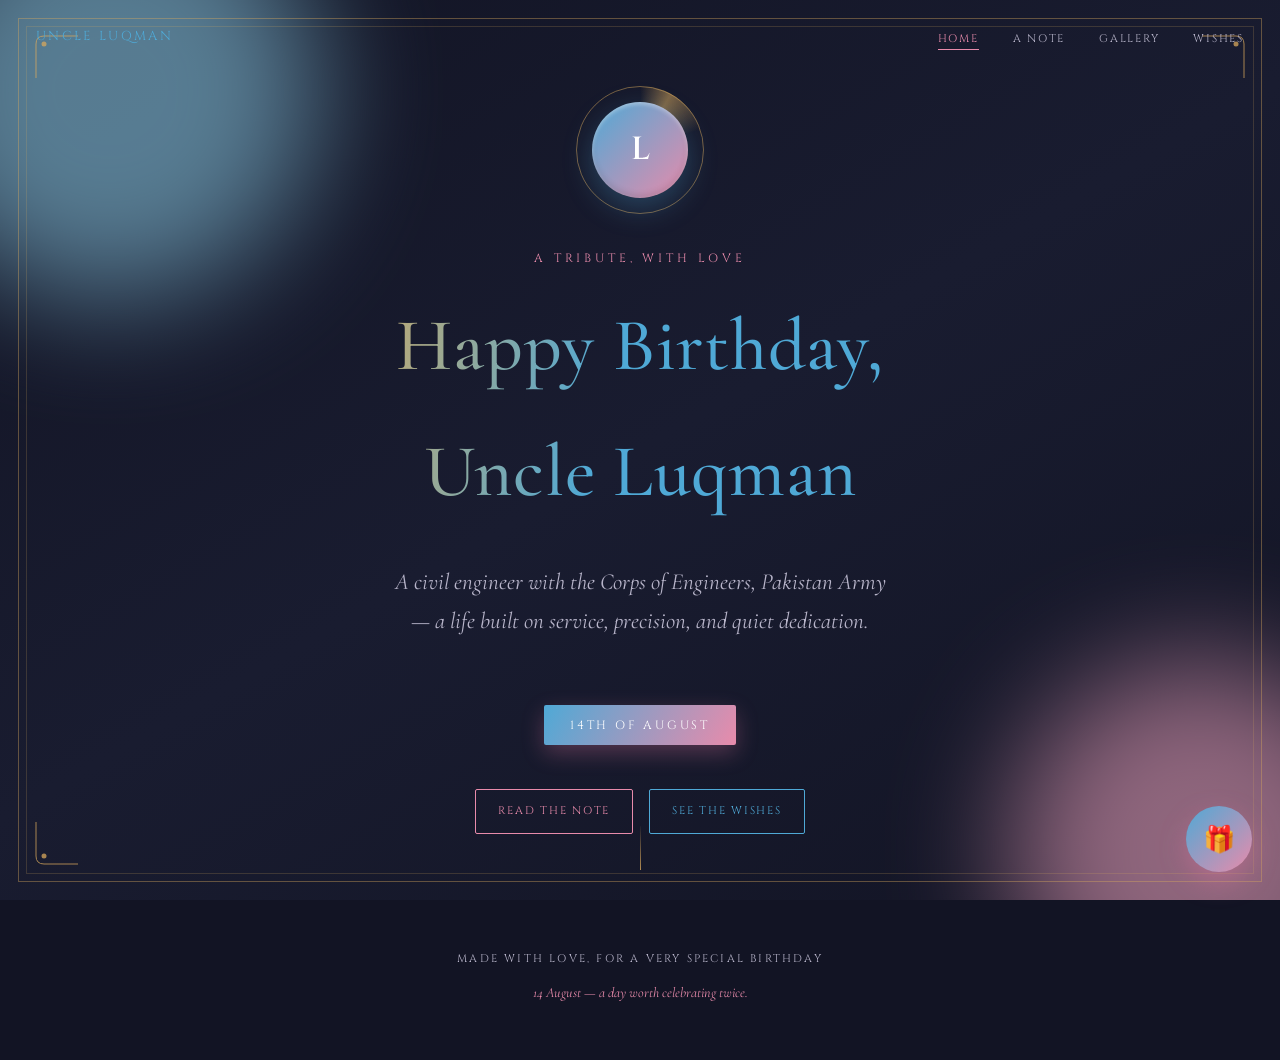
<file: index.html>
<!DOCTYPE html>
<html lang="en">
<head>
<meta charset="UTF-8">
<meta name="viewport" content="width=device-width, initial-scale=1.0">
<title>Happy Birthday, Uncle Luqman</title>
<link rel="preconnect" href="https://fonts.googleapis.com">
<link href="https://fonts.googleapis.com/css2?family=Cormorant+Garamond:ital,wght@0,400;0,500;0,600;1,400;1,500&family=EB+Garamond:ital,wght@0,400;0,500;1,400&family=Cinzel:wght@400;500;600&display=swap" rel="stylesheet">
<link rel="stylesheet" href="styles.css">
</head>
<body>

  <nav class="site-nav">
    <a class="brand" href="index.html">Uncle Luqman</a>
    <button class="nav-toggle" aria-label="Toggle menu"><span></span><span></span><span></span></button>
    <ul class="links">
      <li><a href="index.html">Home</a></li>
      <li><a href="message.html">A Note</a></li>
      <li><a href="gallery.html">Gallery</a></li>
      <li><a href="wishes.html">Wishes</a></li>
    </ul>
  </nav>

  <section class="hero">
    <div class="hero-bg-blob blob-1"></div>
    <div class="hero-bg-blob blob-2"></div>
    <div class="particles" id="particles"></div>
    <div class="corner tl"><svg viewBox="0 0 46 46" fill="none"><path d="M2 44 V10 Q2 2 10 2 H44" stroke="#d8a85c" stroke-width="1"/><circle cx="10" cy="10" r="2.5" fill="#d8a85c"/></svg></div>
    <div class="corner tr"><svg viewBox="0 0 46 46" fill="none"><path d="M2 44 V10 Q2 2 10 2 H44" stroke="#d8a85c" stroke-width="1"/><circle cx="10" cy="10" r="2.5" fill="#d8a85c"/></svg></div>
    <div class="corner bl"><svg viewBox="0 0 46 46" fill="none"><path d="M2 44 V10 Q2 2 10 2 H44" stroke="#d8a85c" stroke-width="1"/><circle cx="10" cy="10" r="2.5" fill="#d8a85c"/></svg></div>
    <div class="corner br"><svg viewBox="0 0 46 46" fill="none"><path d="M2 44 V10 Q2 2 10 2 H44" stroke="#d8a85c" stroke-width="1"/><circle cx="10" cy="10" r="2.5" fill="#d8a85c"/></svg></div>

    <div class="seal-ring"><div class="seal"><span>L</span></div></div>
    <div class="eyebrow">A Tribute, With Love</div>
    <h1>Happy Birthday,<br>Uncle Luqman</h1>
    <p class="subline">A civil engineer with the Corps of Engineers, Pakistan Army — a life built on service, precision, and quiet dedication.</p>
    <div class="date-pill">14th of August</div>
    <div class="cta-row">
      <a class="cta" href="message.html">Read the Note</a>
      <a class="cta alt" href="wishes.html">See the Wishes</a>
    </div>
    <div class="scroll-cue"></div>
  </section>

  <footer>
    Made with love, for a very special birthday
    <span class="heart">14 August — a day worth celebrating twice.</span>
  </footer>

  <script src="script.js"></script>
</body>
</html>
</file>
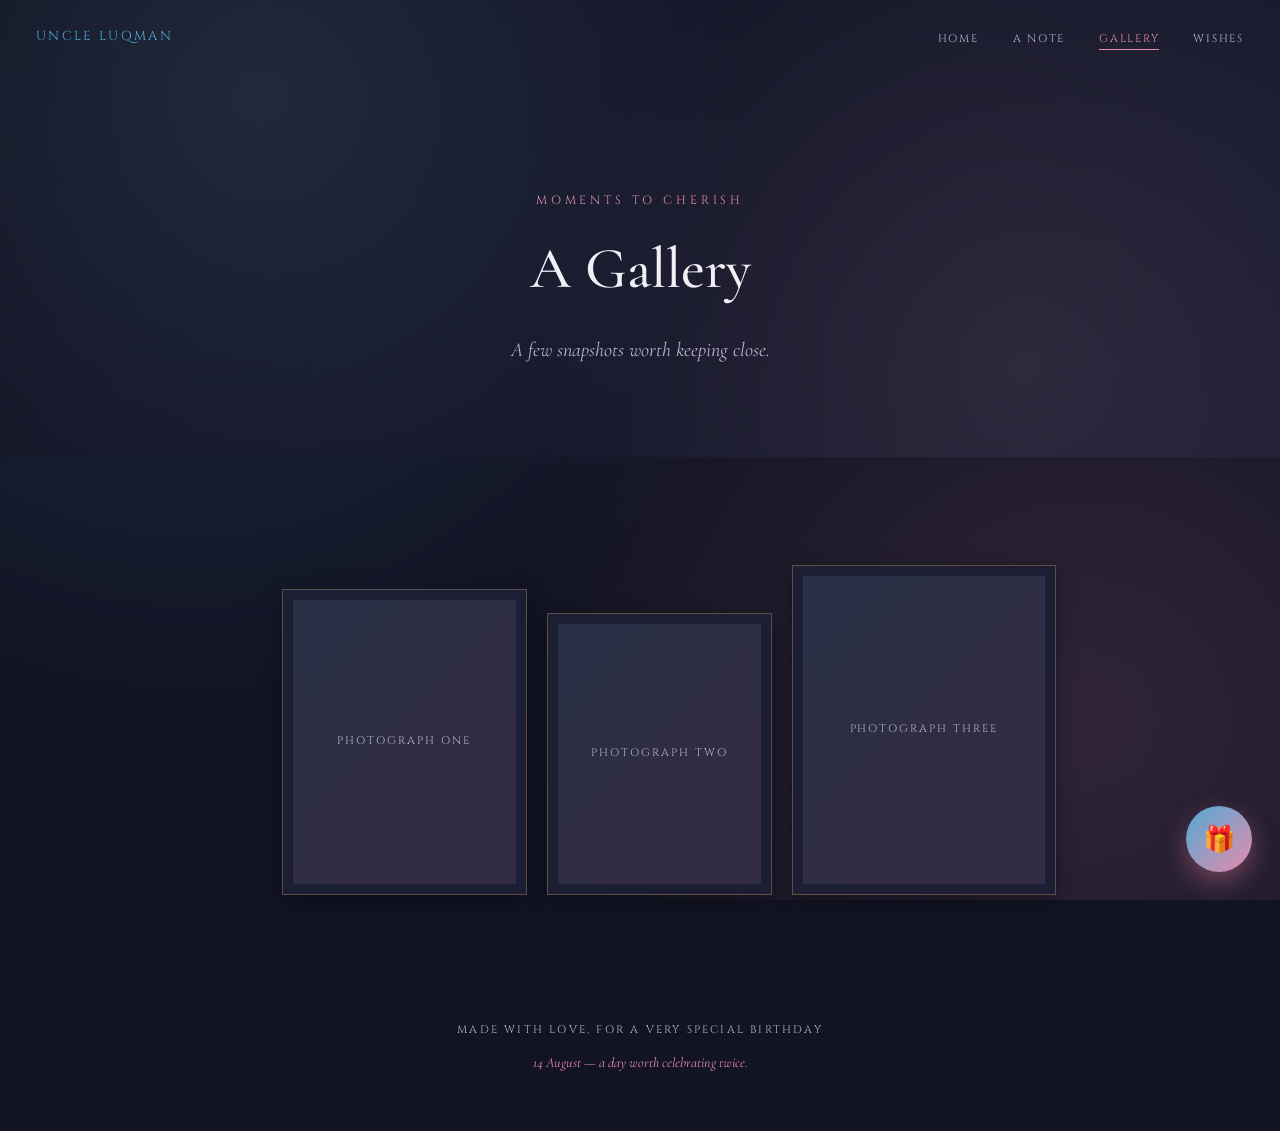
<file: gallery.html>
<!DOCTYPE html>
<html lang="en">
<head>
<meta charset="UTF-8">
<meta name="viewport" content="width=device-width, initial-scale=1.0">
<title>Gallery — Uncle Luqman</title>
<link rel="preconnect" href="https://fonts.googleapis.com">
<link href="https://fonts.googleapis.com/css2?family=Cormorant+Garamond:ital,wght@0,400;0,500;0,600;1,400;1,500&family=EB+Garamond:ital,wght@0,400;0,500;1,400&family=Cinzel:wght@400;500;600&display=swap" rel="stylesheet">
<link rel="stylesheet" href="styles.css">
</head>
<body>

  <nav class="site-nav">
    <a class="brand" href="index.html">Uncle Luqman</a>
    <button class="nav-toggle" aria-label="Toggle menu"><span></span><span></span><span></span></button>
    <ul class="links">
      <li><a href="index.html">Home</a></li>
      <li><a href="message.html">A Note</a></li>
      <li><a href="gallery.html">Gallery</a></li>
      <li><a href="wishes.html">Wishes</a></li>
    </ul>
  </nav>

  <header class="page-hero">
    <div class="eyebrow">Moments to Cherish</div>
    <h1>A Gallery</h1>
    <p class="sub">A few snapshots worth keeping close.</p>
  </header>

  <section class="content tight">
    <div class="wrap">
      <div class="gallery-grid reveal-stagger reveal">
        <div class="frame stagger-item"><div class="inner">Photograph One</div></div>
        <div class="frame stagger-item"><div class="inner">Photograph Two</div></div>
        <div class="frame stagger-item"><div class="inner">Photograph Three</div></div>
      </div>
    </div>
  </section>

  <footer>
    Made with love, for a very special birthday
    <span class="heart">14 August — a day worth celebrating twice.</span>
  </footer>

  <script src="script.js"></script>
</body>
</html>
</file>
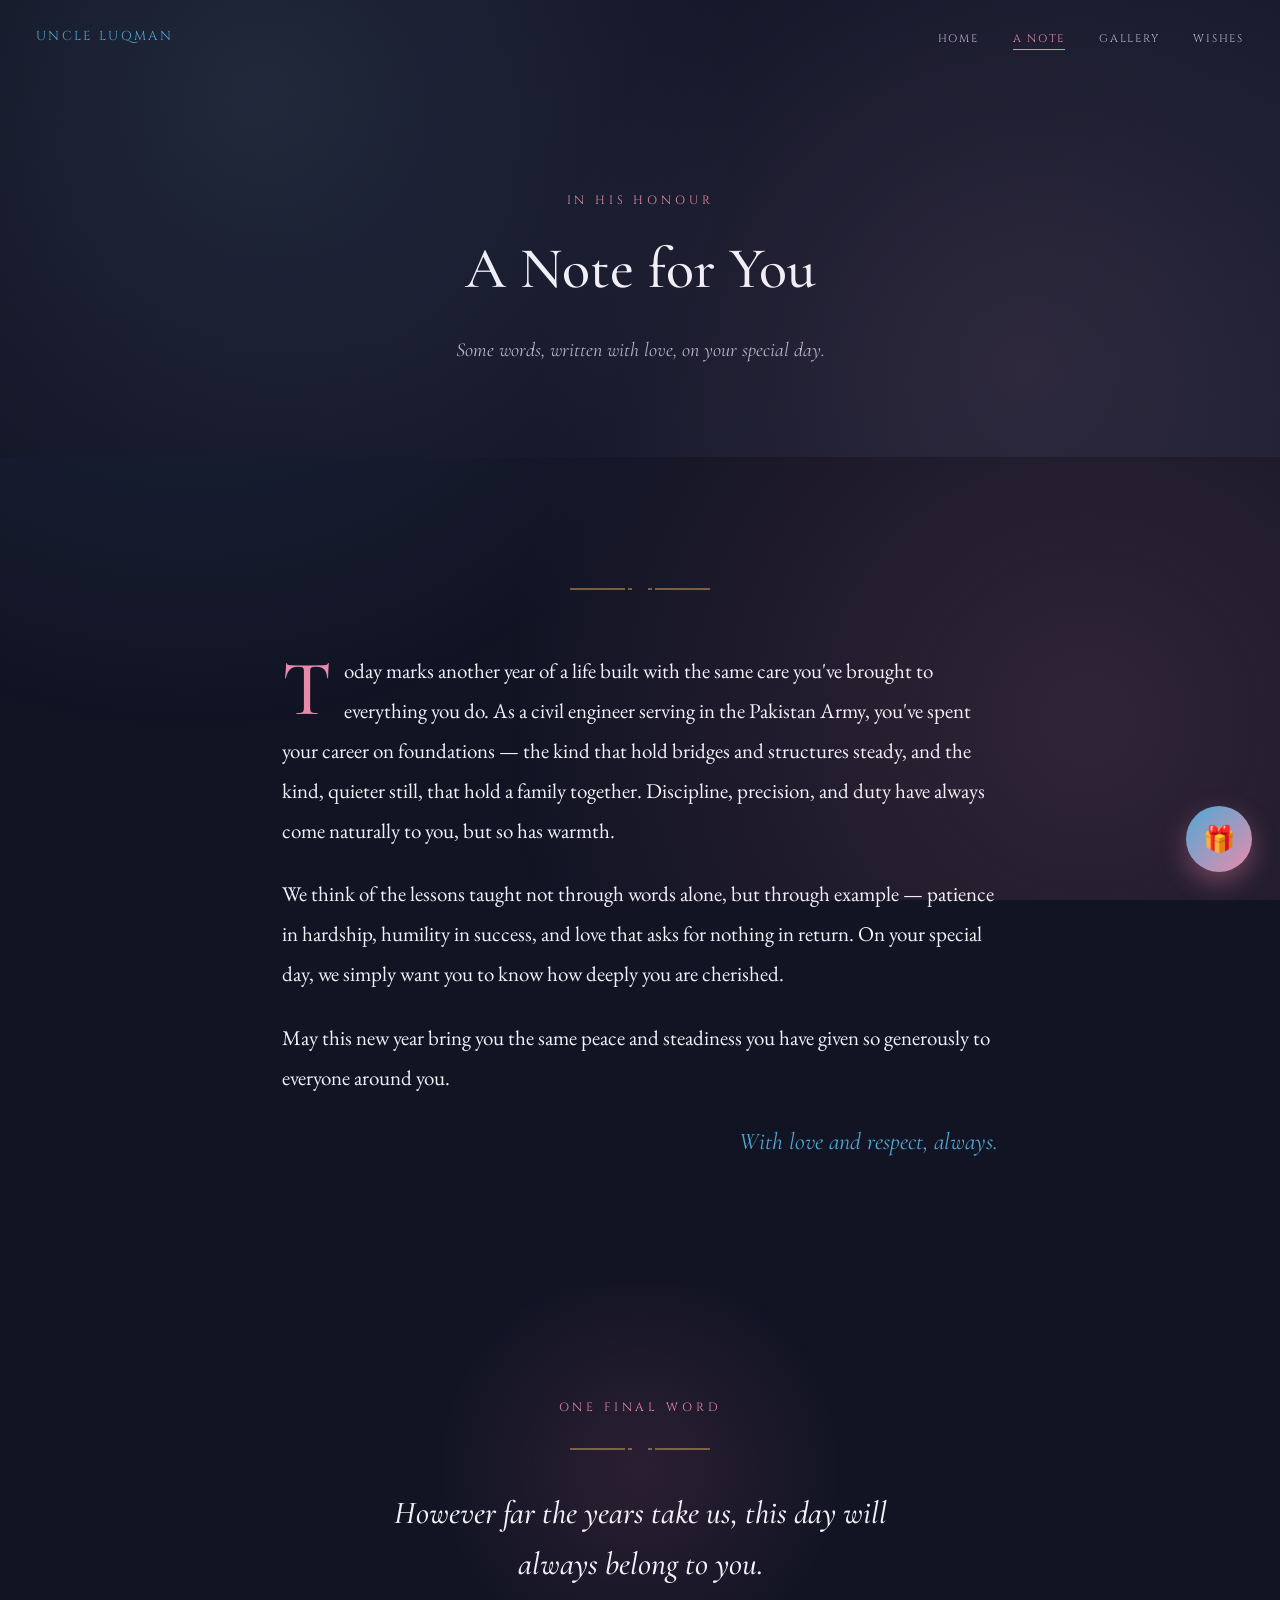
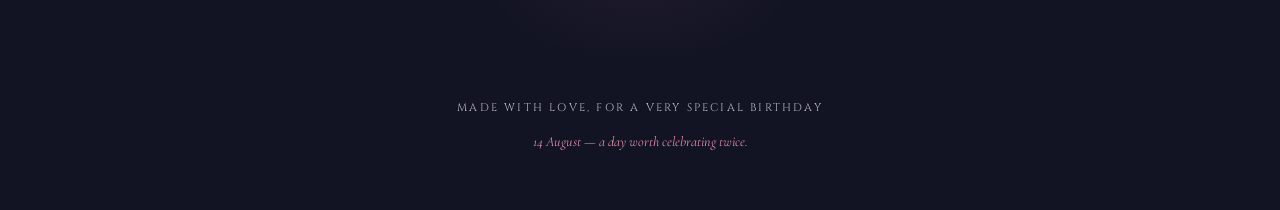
<file: message.html>
<!DOCTYPE html>
<html lang="en">
<head>
<meta charset="UTF-8">
<meta name="viewport" content="width=device-width, initial-scale=1.0">
<title>A Note for You — Uncle Luqman</title>
<link rel="preconnect" href="https://fonts.googleapis.com">
<link href="https://fonts.googleapis.com/css2?family=Cormorant+Garamond:ital,wght@0,400;0,500;0,600;1,400;1,500&family=EB+Garamond:ital,wght@0,400;0,500;1,400&family=Cinzel:wght@400;500;600&display=swap" rel="stylesheet">
<link rel="stylesheet" href="styles.css">
</head>
<body>

  <nav class="site-nav">
    <a class="brand" href="index.html">Uncle Luqman</a>
    <button class="nav-toggle" aria-label="Toggle menu"><span></span><span></span><span></span></button>
    <ul class="links">
      <li><a href="index.html">Home</a></li>
      <li><a href="message.html">A Note</a></li>
      <li><a href="gallery.html">Gallery</a></li>
      <li><a href="wishes.html">Wishes</a></li>
    </ul>
  </nav>

  <header class="page-hero">
    <div class="eyebrow">In His Honour</div>
    <h1>A Note for You</h1>
    <p class="sub">Some words, written with love, on your special day.</p>
  </header>

  <section class="content">
    <div class="wrap">
      <div class="flourish reveal">
        <svg width="140" height="20" viewBox="0 0 140 20" fill="none" class="">
          <path d="M0 10 H55" stroke-width="1"/>
          <path d="M85 10 H140" stroke-width="1"/>
          <circle cx="70" cy="10" r="4" stroke-width="1"/>
          <path d="M62 10 L58 10 M78 10 L82 10" stroke-width="1"/>
        </svg>
      </div>
      <div class="message reveal">
        <p><span class="drop">T</span>oday marks another year of a life built with the same care you've brought to everything you do. As a civil engineer serving in the Pakistan Army, you've spent your career on foundations — the kind that hold bridges and structures steady, and the kind, quieter still, that hold a family together. Discipline, precision, and duty have always come naturally to you, but so has warmth.</p>
        <p>We think of the lessons taught not through words alone, but through example — patience in hardship, humility in success, and love that asks for nothing in return. On your special day, we simply want you to know how deeply you are cherished.</p>
        <p>May this new year bring you the same peace and steadiness you have given so generously to everyone around you.</p>
      </div>
      <p class="signature reveal">With love and respect, always.</p>
    </div>
  </section>

  <section class="closing">
    <div class="wrap">
      <div class="eyebrow reveal">One Final Word</div>
      <div class="flourish reveal">
        <svg width="140" height="20" viewBox="0 0 140 20" fill="none" class="">
          <path d="M0 10 H55" stroke-width="1"/>
          <path d="M85 10 H140" stroke-width="1"/>
          <circle cx="70" cy="10" r="4" stroke-width="1"/>
          <path d="M62 10 L58 10 M78 10 L82 10" stroke-width="1"/>
        </svg>
      </div>
      <p class="big-line reveal">However far the years take us, this day will always belong to you.</p>
    </div>
  </section>

  <footer>
    Made with love, for a very special birthday
    <span class="heart">14 August — a day worth celebrating twice.</span>
  </footer>

  <script src="script.js"></script>
</body>
</html>
</file>
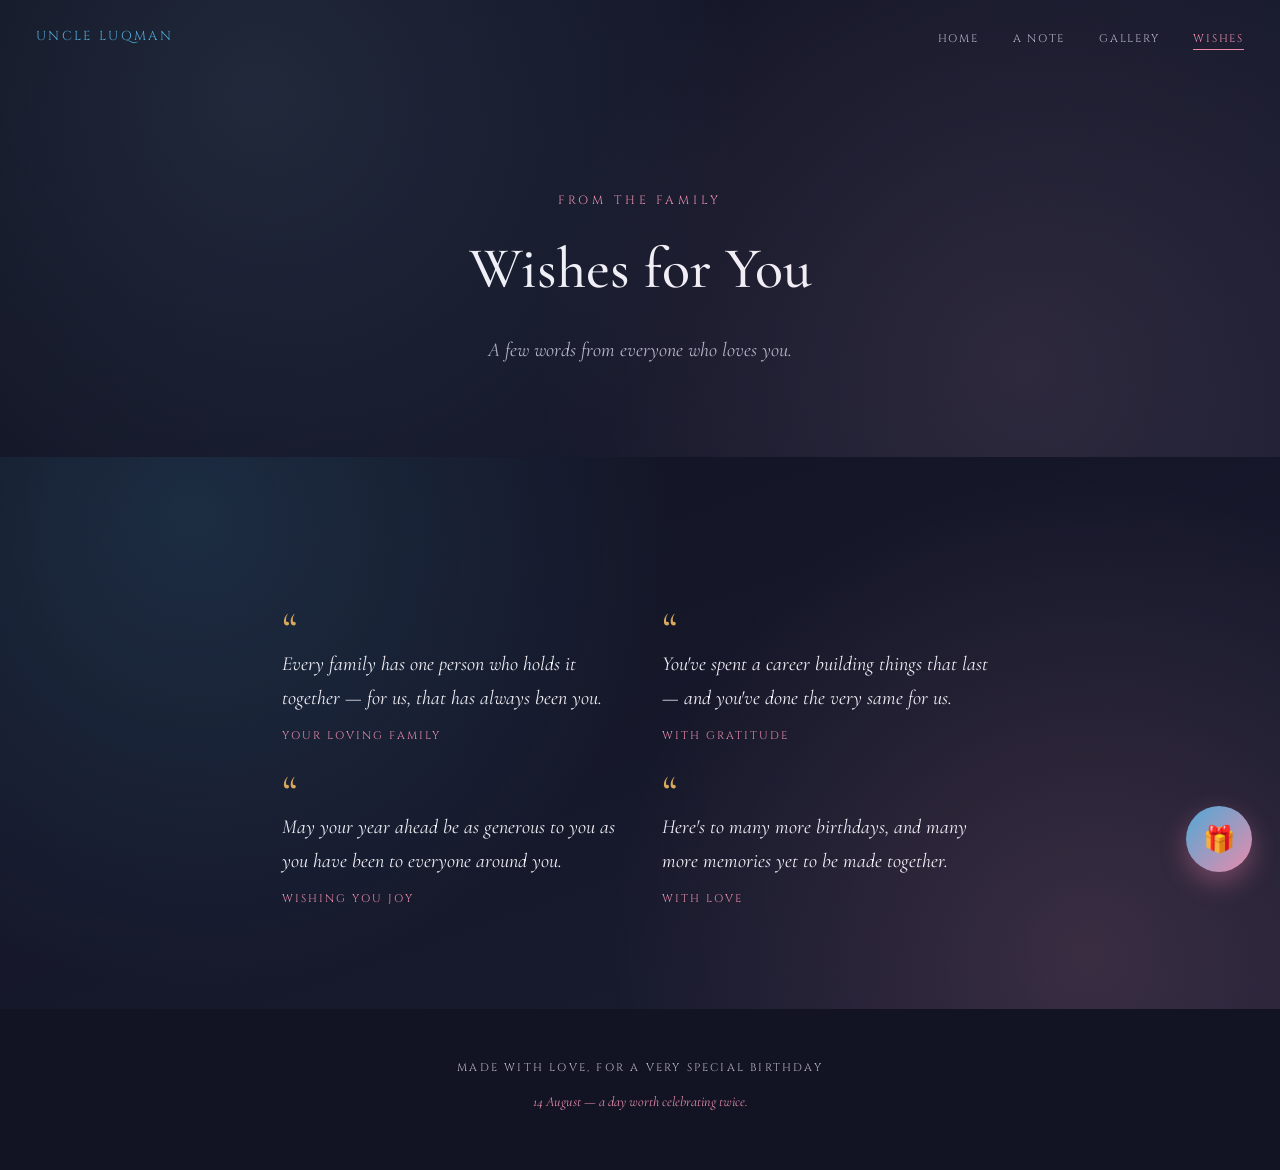
<file: wishes.html>
<!DOCTYPE html>
<html lang="en">
<head>
<meta charset="UTF-8">
<meta name="viewport" content="width=device-width, initial-scale=1.0">
<title>Wishes — Uncle Luqman</title>
<link rel="preconnect" href="https://fonts.googleapis.com">
<link href="https://fonts.googleapis.com/css2?family=Cormorant+Garamond:ital,wght@0,400;0,500;0,600;1,400;1,500&family=EB+Garamond:ital,wght@0,400;0,500;1,400&family=Cinzel:wght@400;500;600&display=swap" rel="stylesheet">
<link rel="stylesheet" href="styles.css">
</head>
<body>

  <nav class="site-nav">
    <a class="brand" href="index.html">Uncle Luqman</a>
    <button class="nav-toggle" aria-label="Toggle menu"><span></span><span></span><span></span></button>
    <ul class="links">
      <li><a href="index.html">Home</a></li>
      <li><a href="message.html">A Note</a></li>
      <li><a href="gallery.html">Gallery</a></li>
      <li><a href="wishes.html">Wishes</a></li>
    </ul>
  </nav>

  <header class="page-hero">
    <div class="eyebrow">From the Family</div>
    <h1>Wishes for You</h1>
    <p class="sub">A few words from everyone who loves you.</p>
  </header>

  <section class="content wishes-band">
    <div class="wrap">
      <div class="wishes-grid reveal-stagger reveal">
        <div class="wish stagger-item">
          <span class="mark">&ldquo;</span>
          <p>Every family has one person who holds it together — for us, that has always been you.</p>
          <div class="from">Your Loving Family</div>
        </div>
        <div class="wish stagger-item">
          <span class="mark">&ldquo;</span>
          <p>You've spent a career building things that last — and you've done the very same for us.</p>
          <div class="from">With Gratitude</div>
        </div>
        <div class="wish stagger-item">
          <span class="mark">&ldquo;</span>
          <p>May your year ahead be as generous to you as you have been to everyone around you.</p>
          <div class="from">Wishing You Joy</div>
        </div>
        <div class="wish stagger-item">
          <span class="mark">&ldquo;</span>
          <p>Here's to many more birthdays, and many more memories yet to be made together.</p>
          <div class="from">With Love</div>
        </div>
      </div>
    </div>
  </section>

  <footer>
    Made with love, for a very special birthday
    <span class="heart">14 August — a day worth celebrating twice.</span>
  </footer>

  <script src="script.js"></script>
</body>
</html>
</file>
<file: styles.css>
:root {
  --sky: #8fd0ea;
  --sky-tint: rgba(143, 208, 234, 0.10);
  --sky-deep: #4fa9d6;
  --blush: #f5a8c4;
  --blush-tint: rgba(245, 168, 196, 0.10);
  --blush-deep: #e88bab;
  --bg: #121424;
  --bg-alt: #191c30;
  --panel: #1c1f34;
  --ink: #f2f0f7;
  --ink-soft: #b7b4c9;
  --gold: #d8a85c;
  --gold-light: #f0ce94;
  --rule: rgba(216, 168, 92, 0.35);
  --max-w: 780px;
}

* { box-sizing: border-box; }

@media (prefers-reduced-motion: reduce) {
  *, *::before, *::after {
    animation-duration: 0.001ms !important;
    animation-iteration-count: 1 !important;
    transition-duration: 0.001ms !important;
  }
}

html { scroll-behavior: smooth; }

body {
  margin: 0;
  background: var(--bg);
  color: var(--ink);
  font-family: 'EB Garamond', serif;
  font-size: 19px;
  line-height: 1.7;
  -webkit-font-smoothing: antialiased;
  overflow-x: hidden;
}

body::before {
  content: "";
  position: fixed;
  inset: 0;
  pointer-events: none;
  z-index: 0;
  background-image:
    radial-gradient(circle at 15% 15%, rgba(79,169,214,0.14), transparent 45%),
    radial-gradient(circle at 85% 80%, rgba(232,139,171,0.14), transparent 45%);
}

.wrap {
  position: relative;
  z-index: 1;
  max-width: var(--max-w);
  margin: 0 auto;
  padding: 0 32px;
}

.eyebrow {
  font-family: 'Cinzel', serif;
  font-size: 12px;
  letter-spacing: 0.32em;
  text-transform: uppercase;
  color: var(--blush-deep);
  text-align: center;
}

/* ---------- navigation ---------- */
.site-nav {
  position: fixed;
  top: 0;
  left: 0;
  right: 0;
  z-index: 50;
  display: flex;
  align-items: center;
  justify-content: space-between;
  padding: 20px 36px;
  background: rgba(18, 20, 36, 0);
  border-bottom: 1px solid rgba(216,168,92,0);
  transition: background 0.4s ease, border-color 0.4s ease, padding 0.4s ease, box-shadow 0.4s ease;
}
.site-nav.scrolled {
  background: rgba(18, 20, 36, 0.88);
  border-bottom: 1px solid rgba(216,168,92,0.25);
  padding: 14px 36px;
  backdrop-filter: blur(8px);
  box-shadow: 0 4px 20px rgba(0,0,0,0.3);
}
.site-nav .brand {
  font-family: 'Cinzel', serif;
  font-size: 13px;
  letter-spacing: 0.18em;
  text-transform: uppercase;
  color: var(--sky-deep);
  text-decoration: none;
}
.site-nav .links {
  display: flex;
  gap: 34px;
  list-style: none;
  margin: 0;
  padding: 0;
}
.site-nav .links a {
  font-family: 'Cinzel', serif;
  font-size: 11px;
  letter-spacing: 0.16em;
  text-transform: uppercase;
  color: var(--ink-soft);
  text-decoration: none;
  position: relative;
  padding-bottom: 4px;
  transition: color 0.3s ease;
}
.site-nav .links a::after {
  content: "";
  position: absolute;
  left: 0;
  bottom: 0;
  width: 0;
  height: 1px;
  background: var(--blush-deep);
  transition: width 0.35s ease;
}
.site-nav .links a:hover,
.site-nav .links a.active {
  color: var(--blush-deep);
}
.site-nav .links a:hover::after,
.site-nav .links a.active::after {
  width: 100%;
}
.nav-toggle {
  display: none;
  flex-direction: column;
  gap: 5px;
  background: none;
  border: none;
  cursor: pointer;
  padding: 6px;
}
.nav-toggle span {
  width: 22px;
  height: 1px;
  background: var(--sky-deep);
}
@media (max-width: 720px) {
  .nav-toggle { display: flex; }
  .site-nav .links {
    position: fixed;
    top: 0;
    right: 0;
    height: 100vh;
    width: 240px;
    background: linear-gradient(160deg, var(--bg-alt), var(--panel));
    flex-direction: column;
    justify-content: center;
    align-items: flex-start;
    padding: 40px;
    gap: 26px;
    transform: translateX(100%);
    transition: transform 0.4s cubic-bezier(.2,.7,.2,1);
    border-left: 1px solid rgba(216,168,92,0.25);
  }
  .site-nav .links.open { transform: translateX(0); }
}

/* page-hero (inner pages) */
.page-hero {
  padding-top: 190px;
  padding-bottom: 90px;
  text-align: center;
  background: linear-gradient(135deg, var(--bg) 0%, var(--bg-alt) 100%);
  color: var(--ink);
  position: relative;
  overflow: hidden;
}
.page-hero::before {
  content: "";
  position: absolute;
  inset: 0;
  background: radial-gradient(circle at 20% 20%, var(--sky-tint), transparent 45%),
              radial-gradient(circle at 80% 80%, var(--blush-tint), transparent 45%);
  pointer-events: none;
}
.page-hero .eyebrow { color: var(--blush-deep); }
.page-hero h1 {
  font-family: 'Cormorant Garamond', serif;
  font-weight: 500;
  font-size: clamp(38px, 6vw, 58px);
  margin: 10px 0 0;
  color: var(--ink);
}
.page-hero .sub {
  font-family: 'Cormorant Garamond', serif;
  font-style: italic;
  font-size: clamp(16px, 2vw, 20px);
  color: var(--ink-soft);
  max-width: 480px;
  margin: 14px auto 0;
}

/* ---------- reveal-on-scroll ---------- */
.reveal {
  opacity: 0;
  transform: translateY(24px);
  transition: opacity 0.9s ease, transform 0.9s cubic-bezier(.2,.7,.2,1);
}
.reveal.is-visible { opacity: 1; transform: translateY(0); }
.reveal-stagger.is-visible .stagger-item { opacity: 1; transform: translateY(0); }
.stagger-item {
  opacity: 0;
  transform: translateY(18px);
  transition: opacity 0.7s ease, transform 0.7s cubic-bezier(.2,.7,.2,1);
}
.stagger-item:nth-child(1) { transition-delay: 0.05s; }
.stagger-item:nth-child(2) { transition-delay: 0.16s; }
.stagger-item:nth-child(3) { transition-delay: 0.27s; }
.stagger-item:nth-child(4) { transition-delay: 0.38s; }

/* ---------- ornamental flourish ---------- */
.flourish { display: flex; justify-content: center; margin: 22px 0 0; }
.flourish svg { display: block; }
.flourish path { stroke: var(--gold); }

/* ---------- ambient particles ---------- */
.particles {
  position: absolute;
  inset: 0;
  pointer-events: none;
  z-index: 1;
}
.particle {
  position: absolute;
  bottom: -10px;
  width: var(--size, 5px);
  height: var(--size, 5px);
  border-radius: 50%;
  background: radial-gradient(circle, var(--pcolor, var(--gold-light)), transparent 70%);
  opacity: 0;
  animation: floatUp var(--dur, 9s) ease-in var(--delay, 0s) infinite;
}
@keyframes floatUp {
  0%   { transform: translateY(0) translateX(0) scale(1); opacity: 0; }
  8%   { opacity: 0.9; }
  50%  { transform: translateY(-46vh) translateX(var(--drift, 12px)) scale(1.1); opacity: 0.7; }
  92%  { opacity: 0; }
  100% { transform: translateY(-92vh) translateX(calc(var(--drift, 12px) * 2)) scale(0.8); opacity: 0; }
}

/* ---------- HOME HERO ---------- */
.hero {
  min-height: 100svh;
  display: flex;
  flex-direction: column;
  align-items: center;
  justify-content: center;
  text-align: center;
  padding: 80px 32px 60px;
  position: relative;
  background: linear-gradient(150deg, var(--bg) 0%, var(--bg-alt) 50%, var(--bg) 100%);
  color: var(--ink);
  overflow: hidden;
}

.hero-bg-blob {
  position: absolute;
  border-radius: 50%;
  filter: blur(60px);
  opacity: 0.55;
  z-index: 0;
  animation: driftBlob 14s ease-in-out infinite;
}
.blob-1 { width: 420px; height: 420px; background: var(--sky); top: -120px; left: -100px; }
.blob-2 { width: 380px; height: 380px; background: var(--blush); bottom: -140px; right: -110px; animation-delay: -6s; }
@keyframes driftBlob {
  0%, 100% { transform: translate(0,0) scale(1); }
  50% { transform: translate(30px, 24px) scale(1.08); }
}

.hero::after {
  content: "";
  position: absolute;
  inset: 18px;
  border: 1px solid rgba(216, 168, 92, 0.4);
  pointer-events: none;
  z-index: 1;
}
.hero::before {
  content: "";
  position: absolute;
  inset: 26px;
  border: 1px solid rgba(216, 168, 92, 0.2);
  pointer-events: none;
  z-index: 1;
}

.corner { position: absolute; width: 46px; height: 46px; opacity: 0.75; z-index: 2; }
.corner svg { width: 100%; height: 100%; }
.corner.tl { top: 34px; left: 34px; }
.corner.tr { top: 34px; right: 34px; transform: scaleX(-1); }
.corner.bl { bottom: 34px; left: 34px; transform: scaleY(-1); }
.corner.br { bottom: 34px; right: 34px; transform: scale(-1,-1); }

.seal-ring {
  width: 128px;
  height: 128px;
  border-radius: 50%;
  border: 1px solid rgba(216,168,92,0.5);
  display: flex;
  align-items: center;
  justify-content: center;
  opacity: 0;
  transform: scale(0.7);
  animation: ringIn 1s ease 0.05s forwards;
  position: relative;
  z-index: 2;
}
@keyframes ringIn { to { opacity: 1; transform: scale(1); } }

.seal-ring::before {
  content: "";
  position: absolute;
  inset: -1px;
  border-radius: 50%;
  background: conic-gradient(from 0deg, transparent 0%, rgba(216,168,92,0.6) 8%, transparent 20%, transparent 100%);
  animation: gleamSpin 4.5s linear 1.4s infinite;
  opacity: 0;
  animation-fill-mode: forwards;
}
@keyframes gleamSpin {
  0% { opacity: 0.9; transform: rotate(0deg); }
  100% { opacity: 0.9; transform: rotate(360deg); }
}

.seal {
  width: 96px;
  height: 96px;
  border-radius: 50%;
  background: linear-gradient(135deg, var(--sky-deep), var(--blush-deep));
  display: flex;
  align-items: center;
  justify-content: center;
  box-shadow: 0 10px 30px rgba(79,169,214,0.3), inset 0 2px 4px rgba(255,255,255,0.4), inset 0 -3px 6px rgba(0,0,0,0.12);
  opacity: 0;
  transform: scale(0.4) rotate(-10deg);
  animation: sealDrop 1s cubic-bezier(.2,.8,.2,1) 0.35s forwards;
}
.seal span {
  font-family: 'Cinzel', serif;
  font-size: 32px;
  color: #fff;
  font-weight: 600;
}
@keyframes sealDrop { to { opacity: 1; transform: scale(1) rotate(0deg); } }

.hero .eyebrow {
  color: var(--blush-deep);
  margin-top: 34px;
  opacity: 0;
  animation: riseIn 0.9s ease 0.95s forwards;
  position: relative;
  z-index: 2;
}

.hero h1 {
  font-family: 'Cormorant Garamond', serif;
  font-weight: 500;
  font-size: clamp(44px, 7.4vw, 74px);
  margin: 14px 0 6px;
  letter-spacing: 0.01em;
  opacity: 0;
  background: linear-gradient(100deg, var(--sky-deep) 20%, var(--blush-deep) 45%, var(--gold) 60%, var(--sky-deep) 80%);
  background-size: 300% 100%;
  background-position: 100% 0;
  -webkit-background-clip: text;
  background-clip: text;
  -webkit-text-fill-color: transparent;
  animation: riseIn 1s ease 1.15s forwards, shimmer 6s ease 2.2s infinite;
  position: relative;
  z-index: 2;
}
@keyframes shimmer {
  0%   { background-position: 100% 0; }
  50%  { background-position: -80% 0; }
  100% { background-position: 100% 0; }
}

.hero .subline {
  font-family: 'Cormorant Garamond', serif;
  font-style: italic;
  font-size: clamp(18px, 2.6vw, 23px);
  color: var(--ink-soft);
  max-width: 500px;
  opacity: 0;
  animation: riseIn 1s ease 1.4s forwards;
  position: relative;
  z-index: 2;
}

.hero .date-pill {
  margin-top: 40px;
  font-family: 'Cinzel', serif;
  font-size: 12px;
  letter-spacing: 0.24em;
  text-transform: uppercase;
  color: #fff;
  background: linear-gradient(120deg, var(--sky-deep), var(--blush-deep));
  padding: 10px 26px;
  border-radius: 2px;
  opacity: 0;
  animation: riseIn 1s ease 1.65s forwards;
  box-shadow: 0 8px 22px rgba(225,120,159,0.3);
  position: relative;
  z-index: 2;
}

.hero .cta-row {
  display: flex;
  gap: 16px;
  margin-top: 44px;
  opacity: 0;
  animation: riseIn 1s ease 1.85s forwards;
  position: relative;
  z-index: 2;
  flex-wrap: wrap;
  justify-content: center;
}
.hero .cta {
  font-family: 'Cinzel', serif;
  font-size: 11px;
  letter-spacing: 0.16em;
  text-transform: uppercase;
  text-decoration: none;
  padding: 12px 22px;
  border: 1px solid var(--blush-deep);
  color: var(--blush-deep);
  border-radius: 2px;
  transition: background 0.35s ease, color 0.35s ease, transform 0.3s ease;
}
.hero .cta:hover {
  background: var(--blush-deep);
  color: #fff;
  transform: translateY(-2px);
}
.hero .cta.alt { border-color: var(--sky-deep); color: var(--sky-deep); }
.hero .cta.alt:hover { background: var(--sky-deep); color: #fff; }

@keyframes riseIn {
  from { opacity: 0; transform: translateY(14px); }
  to { opacity: 1; transform: translateY(0); }
}

.scroll-cue {
  position: absolute;
  bottom: 30px;
  left: 50%;
  transform: translateX(-50%);
  width: 1px;
  height: 44px;
  background: linear-gradient(180deg, rgba(216,168,92,0.05), rgba(216,168,92,0.8));
  opacity: 0;
  animation: riseIn 1s ease 2.1s forwards, pulse 2.4s ease 2.1s infinite;
  z-index: 2;
}
@keyframes pulse { 0%, 100% { opacity: 0.7; } 50% { opacity: 0.25; } }

/* ---------- SECTIONS ---------- */
section.content { padding: 100px 0; }
section.content.tight { padding: 76px 0; }

h2.section-title {
  font-family: 'Cormorant Garamond', serif;
  font-weight: 500;
  font-size: clamp(32px, 4.5vw, 44px);
  text-align: center;
  margin: 6px 0 0;
  color: var(--ink);
  position: relative;
  display: inline-block;
  left: 50%;
  transform: translateX(-50%);
}
h2.section-title::after {
  content: "";
  position: absolute;
  left: 50%;
  bottom: -8px;
  width: 0;
  height: 1px;
  background: linear-gradient(90deg, var(--sky-deep), var(--blush-deep));
  transform: translateX(-50%);
  transition: width 0.8s ease 0.3s;
}
h2.section-title.reveal.is-visible::after { width: 46px; }

.message {
  margin-top: 52px;
  font-size: 21px;
  line-height: 1.9;
  color: var(--ink);
}
.message p { margin: 0 0 24px; }
.message .drop {
  float: left;
  font-family: 'Cormorant Garamond', serif;
  font-size: 78px;
  line-height: 0.78;
  padding: 8px 12px 0 0;
  color: var(--blush-deep);
  font-weight: 500;
}
.signature {
  text-align: right;
  font-family: 'Cormorant Garamond', serif;
  font-style: italic;
  font-size: 24px;
  color: var(--sky-deep);
  margin-top: 12px;
}

/* ---------- GALLERY ---------- */
.gallery-grid {
  margin-top: 56px;
  display: grid;
  grid-template-columns: repeat(3, 1fr);
  gap: 20px;
}
.frame {
  aspect-ratio: 4/5;
  border: 1px solid var(--rule);
  padding: 10px;
  background: var(--panel);
  box-shadow: 0 6px 18px rgba(0,0,0,0.35);
  transition: transform 0.5s cubic-bezier(.2,.7,.2,1), box-shadow 0.5s ease;
}
.frame:hover { box-shadow: 0 16px 34px rgba(232,139,171,0.25); }
.frame .inner {
  width: 100%;
  height: 100%;
  background: linear-gradient(135deg, var(--sky-tint), var(--blush-tint) 70%);
  display: flex;
  align-items: center;
  justify-content: center;
  color: var(--ink-soft);
  font-family: 'Cinzel', serif;
  font-size: 11px;
  letter-spacing: 0.18em;
  text-transform: uppercase;
  text-align: center;
  padding: 10px;
}
.frame:nth-child(2) { margin-top: 24px; }
.frame:nth-child(3) { margin-top: -24px; }

@media (max-width: 620px) {
  .gallery-grid { grid-template-columns: 1fr 1fr; }
  .frame:nth-child(2), .frame:nth-child(3) { margin-top: 0; }
}

/* ---------- WISHES ---------- */
.wishes-band {
  background: linear-gradient(160deg, var(--bg) 0%, var(--bg-alt) 100%);
  color: var(--ink);
  position: relative;
  overflow: hidden;
}
.wishes-band::before {
  content: "";
  position: absolute;
  inset: 0;
  background: radial-gradient(circle at 15% 10%, rgba(79,169,214,0.16), transparent 40%),
              radial-gradient(circle at 85% 90%, rgba(232,139,171,0.16), transparent 40%);
  pointer-events: none;
}
.wishes-band .eyebrow { color: var(--blush-deep); }
.wishes-band h2.section-title { color: var(--ink); }

.wishes-grid {
  margin-top: 56px;
  display: grid;
  grid-template-columns: 1fr 1fr;
  gap: 30px 44px;
  position: relative;
  z-index: 1;
}
.wish { position: relative; padding-top: 6px; }
.wish .mark {
  font-family: 'Cormorant Garamond', serif;
  font-size: 46px;
  color: var(--gold);
  line-height: 0.4;
  display: block;
  margin-bottom: 10px;
}
.wish p {
  font-style: italic;
  font-family: 'Cormorant Garamond', serif;
  font-size: 20px;
  color: var(--ink);
  margin: 0 0 12px;
}
.wish .from {
  font-family: 'Cinzel', serif;
  font-size: 11px;
  letter-spacing: 0.18em;
  text-transform: uppercase;
  color: var(--blush-deep);
}
@media (max-width: 620px) { .wishes-grid { grid-template-columns: 1fr; } }

/* ---------- CLOSING ---------- */
.closing { text-align: center; padding: 110px 32px 60px; position: relative; overflow: hidden; }
.closing::before {
  content: "";
  position: absolute;
  top: 50%; left: 50%;
  width: 420px; height: 420px;
  background: radial-gradient(circle, rgba(225,120,159,0.12), transparent 70%);
  transform: translate(-50%, -50%);
  animation: glowPulse 6s ease-in-out infinite;
  pointer-events: none;
}
@keyframes glowPulse {
  0%, 100% { opacity: 0.6; transform: translate(-50%, -50%) scale(1); }
  50% { opacity: 1; transform: translate(-50%, -50%) scale(1.15); }
}
.closing .big-line {
  font-family: 'Cormorant Garamond', serif;
  font-style: italic;
  font-weight: 500;
  font-size: clamp(24px, 3.4vw, 32px);
  color: var(--ink);
  max-width: 560px;
  margin: 28px auto 0;
  line-height: 1.6;
  position: relative;
  z-index: 1;
}

footer {
  text-align: center;
  padding: 50px 32px 56px;
  color: var(--ink-soft);
  font-family: 'Cinzel', serif;
  font-size: 11px;
  letter-spacing: 0.2em;
  text-transform: uppercase;
}
footer .heart {
  display: block;
  margin-top: 12px;
  color: var(--blush-deep);
  font-size: 14px;
  letter-spacing: 0;
  font-family: 'Cormorant Garamond', serif;
  font-style: italic;
  text-transform: none;
}

a:focus-visible, button:focus-visible { outline: 2px solid var(--gold); outline-offset: 3px; }

/* ============ SURPRISE BUTTON ============ */
.surprise-btn {
  position: fixed;
  bottom: 28px;
  right: 28px;
  z-index: 60;
  width: 66px;
  height: 66px;
  border-radius: 50%;
  border: none;
  cursor: pointer;
  background: linear-gradient(135deg, var(--sky-deep), var(--blush-deep));
  color: #fff;
  font-size: 26px;
  display: flex;
  align-items: center;
  justify-content: center;
  box-shadow: 0 10px 26px rgba(225,120,159,0.4);
  animation: btnPulse 2.6s ease-in-out infinite;
}
.surprise-btn:hover { transform: scale(1.08); }
@keyframes btnPulse {
  0%, 100% { box-shadow: 0 10px 26px rgba(225,120,159,0.4); }
  50% { box-shadow: 0 10px 34px rgba(79,169,214,0.55); }
}
.surprise-btn-label {
  position: fixed;
  bottom: 42px;
  right: 102px;
  z-index: 60;
  background: var(--panel);
  color: var(--ink);
  font-family: 'Cinzel', serif;
  font-size: 10px;
  letter-spacing: 0.1em;
  text-transform: uppercase;
  padding: 8px 14px;
  border-radius: 20px;
  box-shadow: 0 6px 18px rgba(0,0,0,0.35);
  opacity: 0;
  pointer-events: none;
  transition: opacity 0.4s ease;
}
.surprise-btn-label.show { opacity: 1; }
@media (max-width: 620px) {
  .surprise-btn { bottom: 20px; right: 20px; width: 58px; height: 58px; font-size: 22px; }
  .surprise-btn-label { display: none; }
}

/* ============ SURPRISE OVERLAY ============ */
.surprise-overlay {
  position: fixed;
  inset: 0;
  z-index: 999;
  display: none;
  align-items: center;
  justify-content: center;
  background: linear-gradient(160deg, rgba(18,20,36,0.97), rgba(28,20,42,0.97));
  backdrop-filter: blur(4px);
}
.surprise-overlay.active { display: flex; }

#confettiCanvas {
  position: absolute;
  inset: 0;
  width: 100%;
  height: 100%;
  pointer-events: none;
}

.balloons { position: absolute; inset: 0; overflow: hidden; pointer-events: none; }
.balloon {
  position: absolute;
  bottom: -140px;
  width: 52px;
  height: 66px;
  border-radius: 50% 50% 46% 46%;
  animation: balloonRise linear forwards;
  opacity: 0.92;
}
.balloon::after {
  content: "";
  position: absolute;
  left: 50%;
  top: 100%;
  width: 1px;
  height: 46px;
  background: rgba(242,240,247,0.35);
  transform: translateX(-50%);
}
@keyframes balloonRise {
  0% { transform: translateY(0) translateX(0) rotate(-4deg); }
  50% { transform: translateY(-58vh) translateX(18px) rotate(4deg); }
  100% { transform: translateY(-118vh) translateX(-10px) rotate(-3deg); opacity: 0; }
}

.surprise-content {
  position: relative;
  z-index: 2;
  text-align: center;
  padding: 40px 32px;
  max-width: 560px;
}
.surprise-content .spark {
  font-size: 40px;
  display: block;
  margin-bottom: 6px;
  animation: sparkSpin 3s ease-in-out infinite;
}
@keyframes sparkSpin {
  0%, 100% { transform: rotate(-8deg) scale(1); }
  50% { transform: rotate(8deg) scale(1.1); }
}
.surprise-content h2 {
  font-family: 'Cormorant Garamond', serif;
  font-weight: 500;
  font-size: clamp(30px, 5vw, 46px);
  margin: 0 0 18px;
  background: linear-gradient(100deg, var(--sky-deep), var(--blush-deep), var(--gold), var(--sky-deep));
  background-size: 300% 100%;
  -webkit-background-clip: text;
  background-clip: text;
  -webkit-text-fill-color: transparent;
  animation: shimmer 4s linear infinite;
}
.surprise-content p {
  font-family: 'Cormorant Garamond', serif;
  font-style: italic;
  font-size: clamp(17px, 2.2vw, 21px);
  color: var(--ink);
  line-height: 1.8;
  margin: 0 0 30px;
}
.close-surprise {
  font-family: 'Cinzel', serif;
  font-size: 11px;
  letter-spacing: 0.16em;
  text-transform: uppercase;
  padding: 12px 28px;
  border-radius: 2px;
  border: 1px solid var(--ink);
  background: transparent;
  color: var(--ink);
  cursor: pointer;
  transition: background 0.3s ease, color 0.3s ease;
}
.close-surprise:hover { background: var(--ink); color: var(--bg); }
</file>
